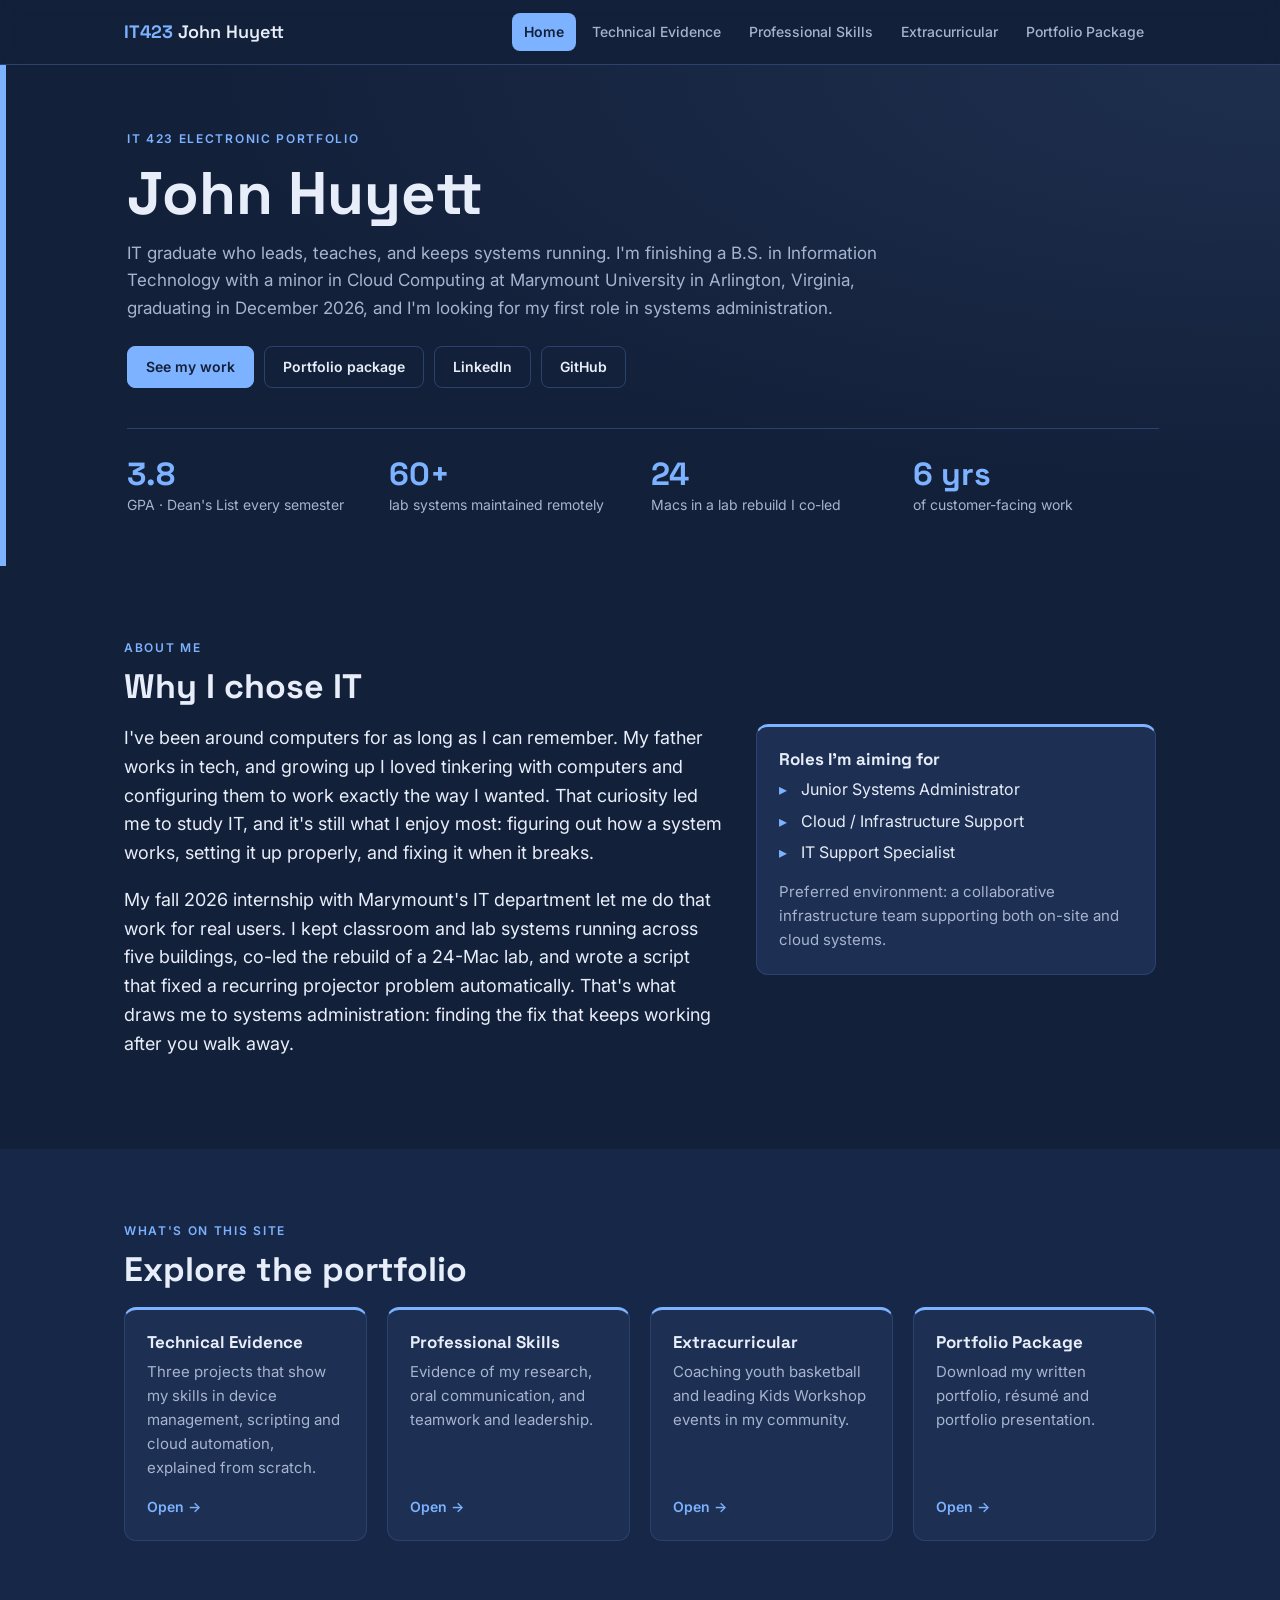
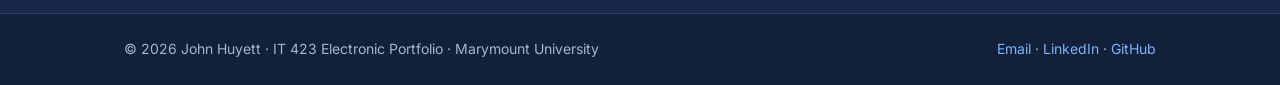
<file: index.html>
<!DOCTYPE html>
<html lang="en">
<head>
  <meta charset="UTF-8">
  <meta name="viewport" content="width=device-width, initial-scale=1.0">
  <title>Home · IT423 John Huyett</title>
  <meta name="description" content="IT 423 electronic portfolio of John Huyett, Marymount University B.S. Information Technology (Cloud Computing minor), December 2026, seeking entry-level systems administration roles.">
  <link rel="preconnect" href="https://fonts.googleapis.com">
  <link rel="preconnect" href="https://fonts.gstatic.com" crossorigin>
  <link href="https://fonts.googleapis.com/css2?family=Space+Grotesk:wght@500;600;700&family=Inter:wght@400;500;600&display=swap" rel="stylesheet">
  <link rel="stylesheet" href="styles.css">
</head>
<body>

<header class="topbar">
  <div class="wrap topbar-inner">
    <a href="index.html" class="brand">IT423 <span>John Huyett</span></a>
    <nav class="tabs" aria-label="Portfolio sections">
      <a href="index.html" class="active" aria-current="page">Home</a>
      <a href="technical.html">Technical Evidence</a>
      <a href="professional.html">Professional Skills</a>
      <a href="extracurricular.html">Extracurricular</a>
      <a href="package.html">Portfolio Package</a>
    </nav>
  </div>
</header>

<section class="hero">
  <div class="wrap">
    <p class="eyebrow">IT 423 Electronic Portfolio</p>
    <h1>John Huyett</h1>
    <p class="hero-sub">IT graduate who leads, teaches, and keeps systems running. I'm finishing a B.S. in Information Technology with a minor in Cloud Computing at Marymount University in Arlington, Virginia, graduating in December 2026, and I'm looking for my first role in systems administration.</p>
    <div class="hero-links">
      <a class="btn" href="technical.html">See my work</a>
      <a class="btn btn-ghost" href="package.html">Portfolio package</a>
      <a class="btn btn-ghost" href="https://www.linkedin.com/in/johnehuyett/" target="_blank" rel="noopener">LinkedIn</a>
      <a class="btn btn-ghost" href="https://github.com/jeh-stud-acc" target="_blank" rel="noopener">GitHub</a>
    </div>
    <div class="stats">
      <div><strong>3.8</strong><span>GPA · Dean's List every semester</span></div>
      <div><strong>60+</strong><span>lab systems maintained remotely</span></div>
      <div><strong>24</strong><span>Macs in a lab rebuild I co-led</span></div>
      <div><strong>6 yrs</strong><span>of customer-facing work</span></div>
    </div>
  </div>
</section>

<main>
  <section class="project">
    <div class="wrap">
      <p class="eyebrow">About me</p>
      <h2>Why I chose IT</h2>
      <div class="two-col">
        <div>
          <p class="summary">I've been around computers for as long as I can remember. My father works in tech, and growing up I loved tinkering with computers and configuring them to work exactly the way I wanted. That curiosity led me to study IT, and it's still what I enjoy most: figuring out how a system works, setting it up properly, and fixing it when it breaks.</p>
          <p class="summary">My fall 2026 internship with Marymount's IT department let me do that work for real users. I kept classroom and lab systems running across five buildings, co-led the rebuild of a 24-Mac lab, and wrote a script that fixed a recurring projector problem automatically. That's what draws me to systems administration: finding the fix that keeps working after you walk away.</p>
        </div>
        <div class="block">
          <h3>Roles I'm aiming for</h3>
          <ul class="ticks">
            <li>Junior Systems Administrator</li>
            <li>Cloud / Infrastructure Support</li>
            <li>IT Support Specialist</li>
          </ul>
          <p>Preferred environment: a collaborative infrastructure team supporting both on-site and cloud systems.</p>
        </div>
      </div>
    </div>
  </section>

  <section class="project alt">
    <div class="wrap">
      <p class="eyebrow">What's on this site</p>
      <h2>Explore the portfolio</h2>
      <div class="cards">
        <a class="block card-link" href="technical.html"><h3>Technical Evidence</h3><p>Three projects that show my skills in device management, scripting and cloud automation, explained from scratch.</p><span class="more">Open →</span></a>
        <a class="block card-link" href="professional.html"><h3>Professional Skills</h3><p>Evidence of my research, oral communication, and teamwork and leadership.</p><span class="more">Open →</span></a>
        <a class="block card-link" href="extracurricular.html"><h3>Extracurricular</h3><p>Coaching youth basketball and leading Kids Workshop events in my community.</p><span class="more">Open →</span></a>
        <a class="block card-link" href="package.html"><h3>Portfolio Package</h3><p>Download my written portfolio, résumé and portfolio presentation.</p><span class="more">Open →</span></a>
      </div>
    </div>
  </section>
</main>

<footer>
  <div class="wrap footer-inner">
    <span>© 2026 John Huyett · IT 423 Electronic Portfolio · Marymount University</span>
    <span><a href="mailto:jeh97937@marymount.edu">Email</a> · <a href="https://www.linkedin.com/in/johnehuyett/" target="_blank" rel="noopener">LinkedIn</a> · <a href="https://github.com/jeh-stud-acc" target="_blank" rel="noopener">GitHub</a></span>
  </div>
</footer>

</body>
</html>
</file>
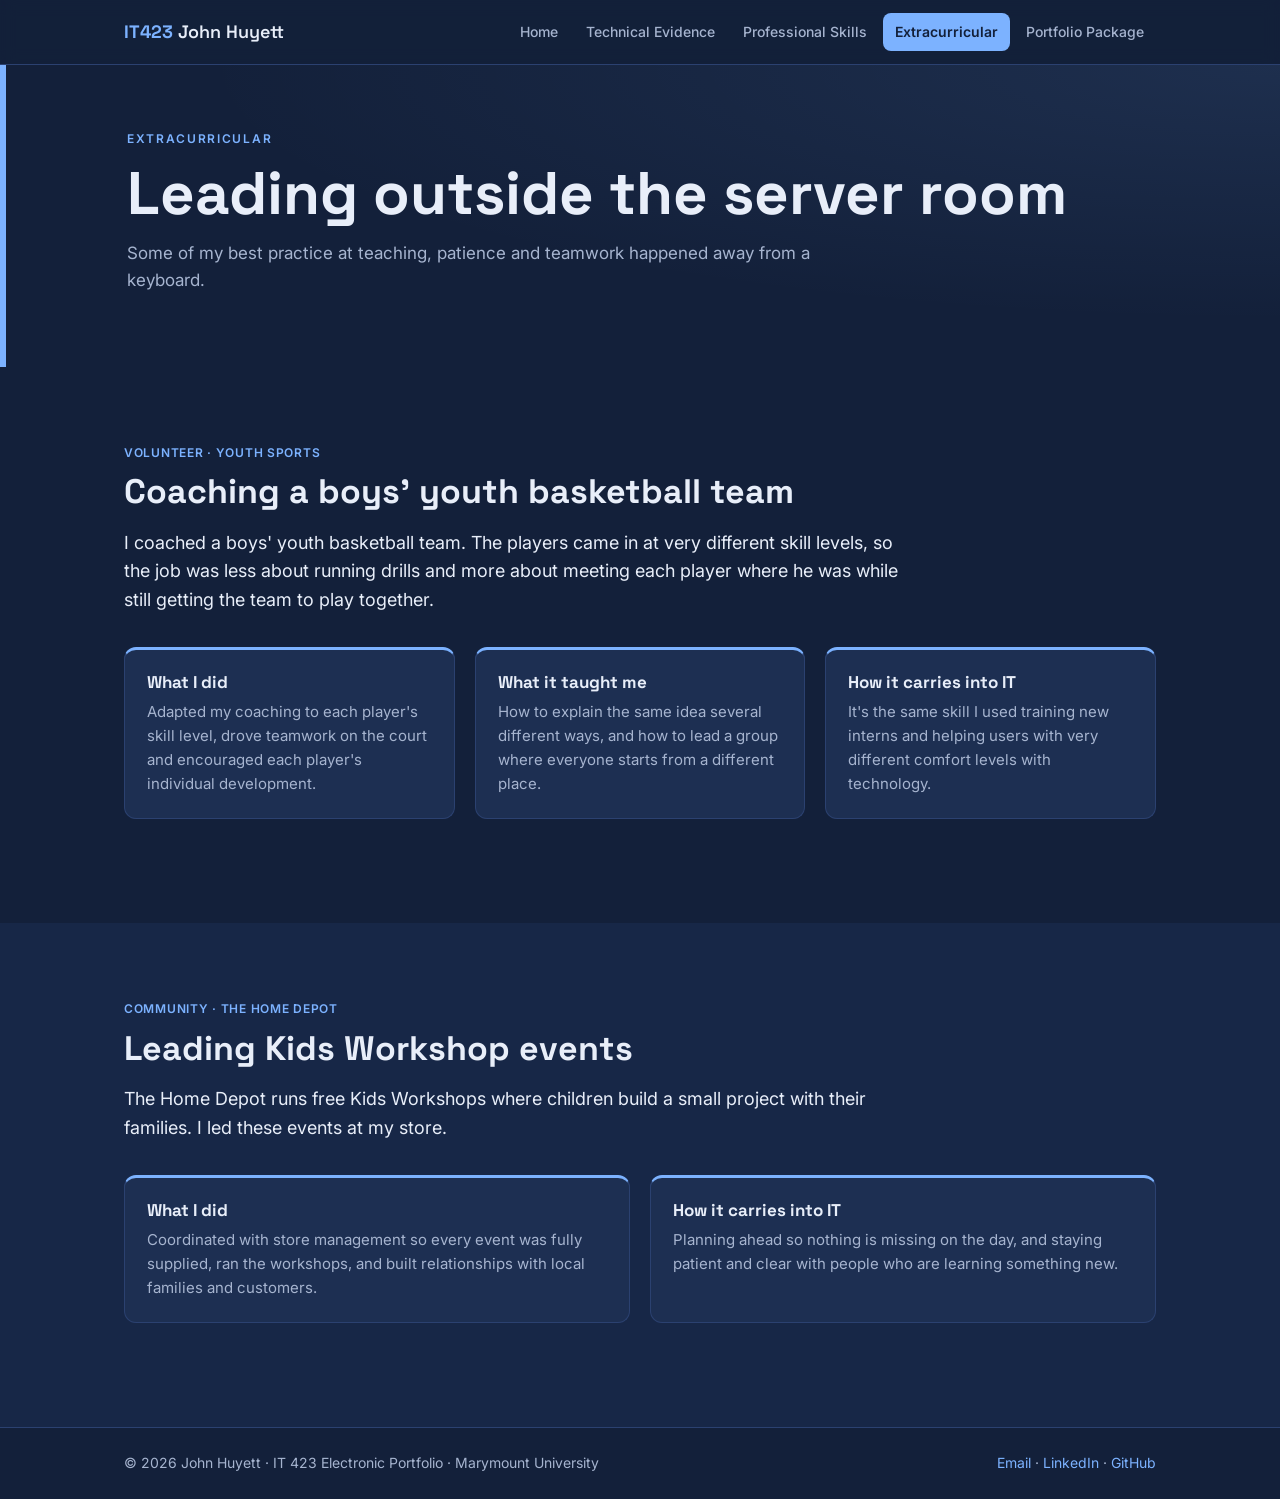
<file: extracurricular.html>
<!DOCTYPE html>
<html lang="en">
<head>
  <meta charset="UTF-8">
  <meta name="viewport" content="width=device-width, initial-scale=1.0">
  <title>Extracurricular · IT423 John Huyett</title>
  <meta name="description" content="John Huyett's extracurricular activities: coaching a boys' youth basketball team and leading Kids Workshop events.">
  <link rel="preconnect" href="https://fonts.googleapis.com">
  <link rel="preconnect" href="https://fonts.gstatic.com" crossorigin>
  <link href="https://fonts.googleapis.com/css2?family=Space+Grotesk:wght@500;600;700&family=Inter:wght@400;500;600&display=swap" rel="stylesheet">
  <link rel="stylesheet" href="styles.css">
</head>
<body>

<header class="topbar">
  <div class="wrap topbar-inner">
    <a href="index.html" class="brand">IT423 <span>John Huyett</span></a>
    <nav class="tabs" aria-label="Portfolio sections">
      <a href="index.html">Home</a>
      <a href="technical.html">Technical Evidence</a>
      <a href="professional.html">Professional Skills</a>
      <a href="extracurricular.html" class="active" aria-current="page">Extracurricular</a>
      <a href="package.html">Portfolio Package</a>
    </nav>
  </div>
</header>

<section class="hero">
  <div class="wrap">
    <p class="eyebrow">Extracurricular</p>
    <h1>Leading outside the server room</h1>
    <p class="hero-sub">Some of my best practice at teaching, patience and teamwork happened away from a keyboard.</p>
  </div>
</section>

<main>
  <section id="coaching" class="project">
    <div class="wrap">
      <span class="tag">Volunteer · Youth sports</span>
      <h2>Coaching a boys' youth basketball team</h2>
      <p class="summary">I coached a boys' youth basketball team. The players came in at very different skill levels, so the job was less about running drills and more about meeting each player where he was while still getting the team to play together.</p>
      <div class="blocks three">
        <div class="block">
          <h3>What I did</h3>
          <p>Adapted my coaching to each player's skill level, drove teamwork on the court and encouraged each player's individual development.</p>
        </div>
        <div class="block">
          <h3>What it taught me</h3>
          <p>How to explain the same idea several different ways, and how to lead a group where everyone starts from a different place.</p>
        </div>
        <div class="block">
          <h3>How it carries into IT</h3>
          <p>It's the same skill I used training new interns and helping users with very different comfort levels with technology.</p>
        </div>
      </div>
    </div>
  </section>

  <section id="kids-workshop" class="project alt">
    <div class="wrap">
      <span class="tag">Community · The Home Depot</span>
      <h2>Leading Kids Workshop events</h2>
      <p class="summary">The Home Depot runs free Kids Workshops where children build a small project with their families. I led these events at my store.</p>
      <div class="blocks">
        <div class="block">
          <h3>What I did</h3>
          <p>Coordinated with store management so every event was fully supplied, ran the workshops, and built relationships with local families and customers.</p>
        </div>
        <div class="block">
          <h3>How it carries into IT</h3>
          <p>Planning ahead so nothing is missing on the day, and staying patient and clear with people who are learning something new.</p>
        </div>
      </div>
    </div>
  </section>
</main>

<footer>
  <div class="wrap footer-inner">
    <span>© 2026 John Huyett · IT 423 Electronic Portfolio · Marymount University</span>
    <span><a href="mailto:jeh97937@marymount.edu">Email</a> · <a href="https://www.linkedin.com/in/johnehuyett/" target="_blank" rel="noopener">LinkedIn</a> · <a href="https://github.com/jeh-stud-acc" target="_blank" rel="noopener">GitHub</a></span>
  </div>
</footer>

</body>
</html>
</file>
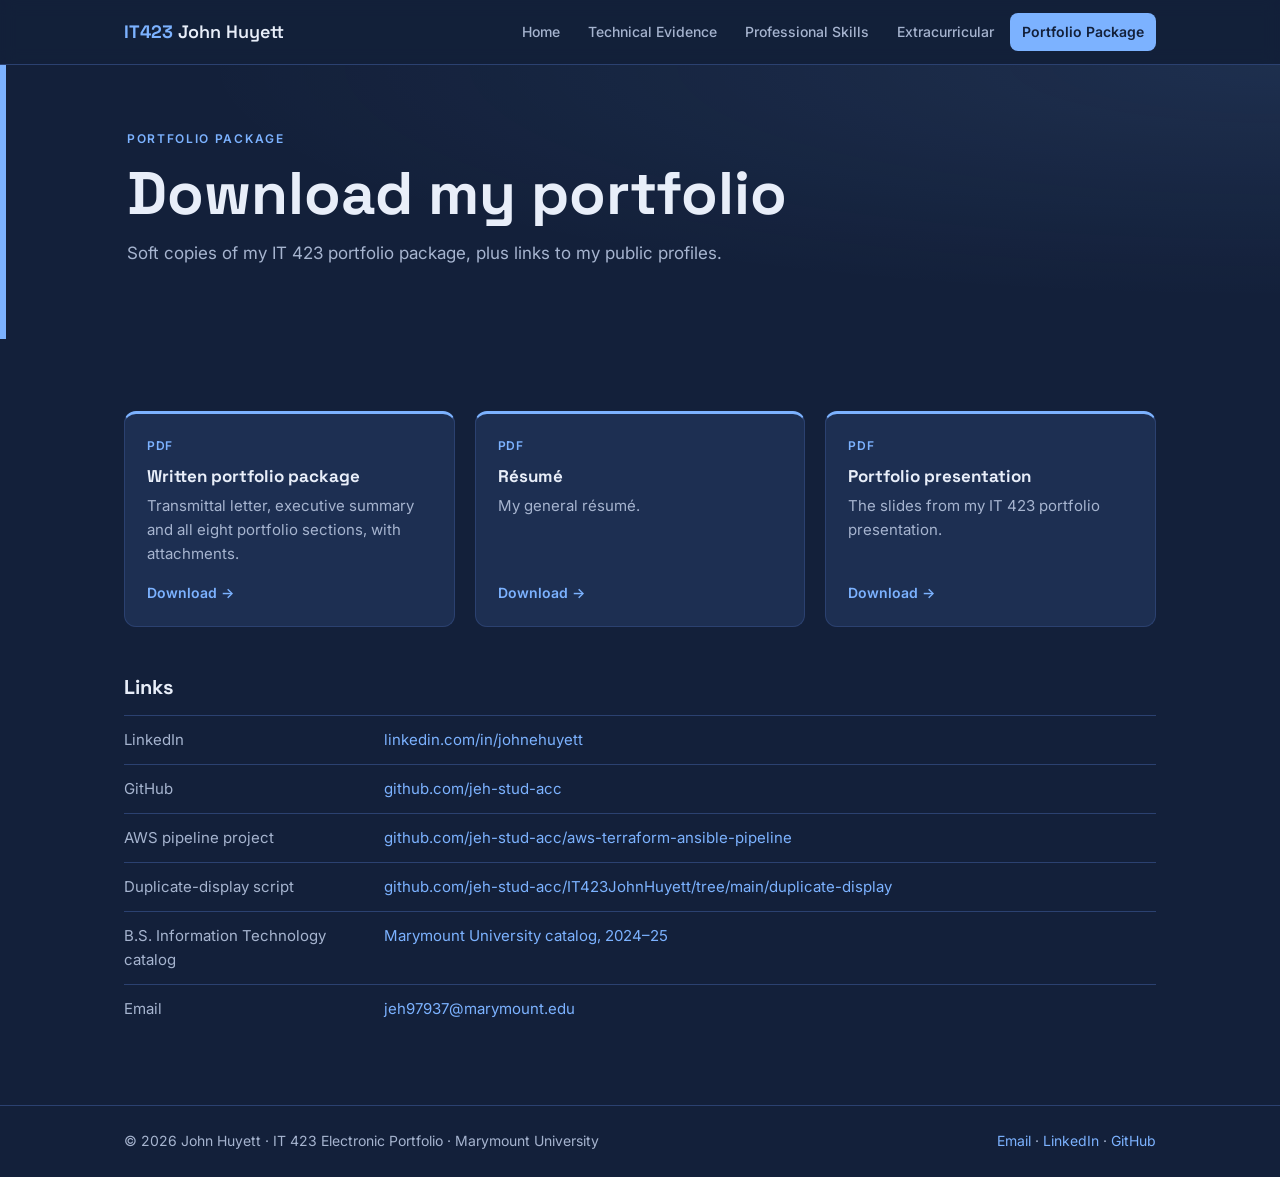
<file: package.html>
<!DOCTYPE html>
<html lang="en">
<head>
  <meta charset="UTF-8">
  <meta name="viewport" content="width=device-width, initial-scale=1.0">
  <title>Portfolio Package · IT423 John Huyett</title>
  <meta name="description" content="Download John Huyett's IT 423 written portfolio package, résumé and portfolio presentation.">
  <link rel="preconnect" href="https://fonts.googleapis.com">
  <link rel="preconnect" href="https://fonts.gstatic.com" crossorigin>
  <link href="https://fonts.googleapis.com/css2?family=Space+Grotesk:wght@500;600;700&family=Inter:wght@400;500;600&display=swap" rel="stylesheet">
  <link rel="stylesheet" href="styles.css">
</head>
<body>

<header class="topbar">
  <div class="wrap topbar-inner">
    <a href="index.html" class="brand">IT423 <span>John Huyett</span></a>
    <nav class="tabs" aria-label="Portfolio sections">
      <a href="index.html">Home</a>
      <a href="technical.html">Technical Evidence</a>
      <a href="professional.html">Professional Skills</a>
      <a href="extracurricular.html">Extracurricular</a>
      <a href="package.html" class="active" aria-current="page">Portfolio Package</a>
    </nav>
  </div>
</header>

<section class="hero">
  <div class="wrap">
    <p class="eyebrow">Portfolio Package</p>
    <h1>Download my portfolio</h1>
    <p class="hero-sub">Soft copies of my IT 423 portfolio package, plus links to my public profiles.</p>
  </div>
</section>

<main>
  <section class="project">
    <div class="wrap">
      <div class="cards three-up">
        <a class="block card-link" href="documents/John-Huyett-Written-Portfolio.pdf" target="_blank" rel="noopener"><span class="tag">PDF</span><h3>Written portfolio package</h3><p>Transmittal letter, executive summary and all eight portfolio sections, with attachments.</p><span class="more">Download →</span></a>
        <a class="block card-link" href="documents/John-Huyett-Resume.pdf" target="_blank" rel="noopener"><span class="tag">PDF</span><h3>Résumé</h3><p>My general résumé.</p><span class="more">Download →</span></a>
        <a class="block card-link" href="documents/IT423-portfolio-presentation.pdf" target="_blank" rel="noopener"><span class="tag">PDF</span><h3>Portfolio presentation</h3><p>The slides from my IT 423 portfolio presentation.</p><span class="more">Download →</span></a>
      </div>

      <h3 class="steps-title" style="margin-top:48px">Links</h3>
      <table class="links">
        <tbody>
          <tr><td>LinkedIn</td><td><a href="https://www.linkedin.com/in/johnehuyett/" target="_blank" rel="noopener">linkedin.com/in/johnehuyett</a></td></tr>
          <tr><td>GitHub</td><td><a href="https://github.com/jeh-stud-acc" target="_blank" rel="noopener">github.com/jeh-stud-acc</a></td></tr>
          <tr><td>AWS pipeline project</td><td><a href="https://github.com/jeh-stud-acc/aws-terraform-ansible-pipeline" target="_blank" rel="noopener">github.com/jeh-stud-acc/aws-terraform-ansible-pipeline</a></td></tr>
          <tr><td>Duplicate-display script</td><td><a href="https://github.com/jeh-stud-acc/IT423JohnHuyett/tree/main/duplicate-display" target="_blank" rel="noopener">github.com/jeh-stud-acc/IT423JohnHuyett/tree/main/duplicate-display</a></td></tr>
          <tr><td>B.S. Information Technology catalog</td><td><a href="https://marymount.smartcatalogiq.com/en/2024-2025/catalog/marymount-university-catalog-2024-25/college-of-business-innovation-leadership-and-technology/school-of-technology-and-innovation/undergraduate-degrees/information-technology-bs" target="_blank" rel="noopener">Marymount University catalog, 2024–25</a></td></tr>
          <tr><td>Email</td><td><a href="mailto:jeh97937@marymount.edu">jeh97937@marymount.edu</a></td></tr>
        </tbody>
      </table>
    </div>
  </section>
</main>

<footer>
  <div class="wrap footer-inner">
    <span>© 2026 John Huyett · IT 423 Electronic Portfolio · Marymount University</span>
    <span><a href="mailto:jeh97937@marymount.edu">Email</a> · <a href="https://www.linkedin.com/in/johnehuyett/" target="_blank" rel="noopener">LinkedIn</a> · <a href="https://github.com/jeh-stud-acc" target="_blank" rel="noopener">GitHub</a></span>
  </div>
</footer>

</body>
</html>
</file>
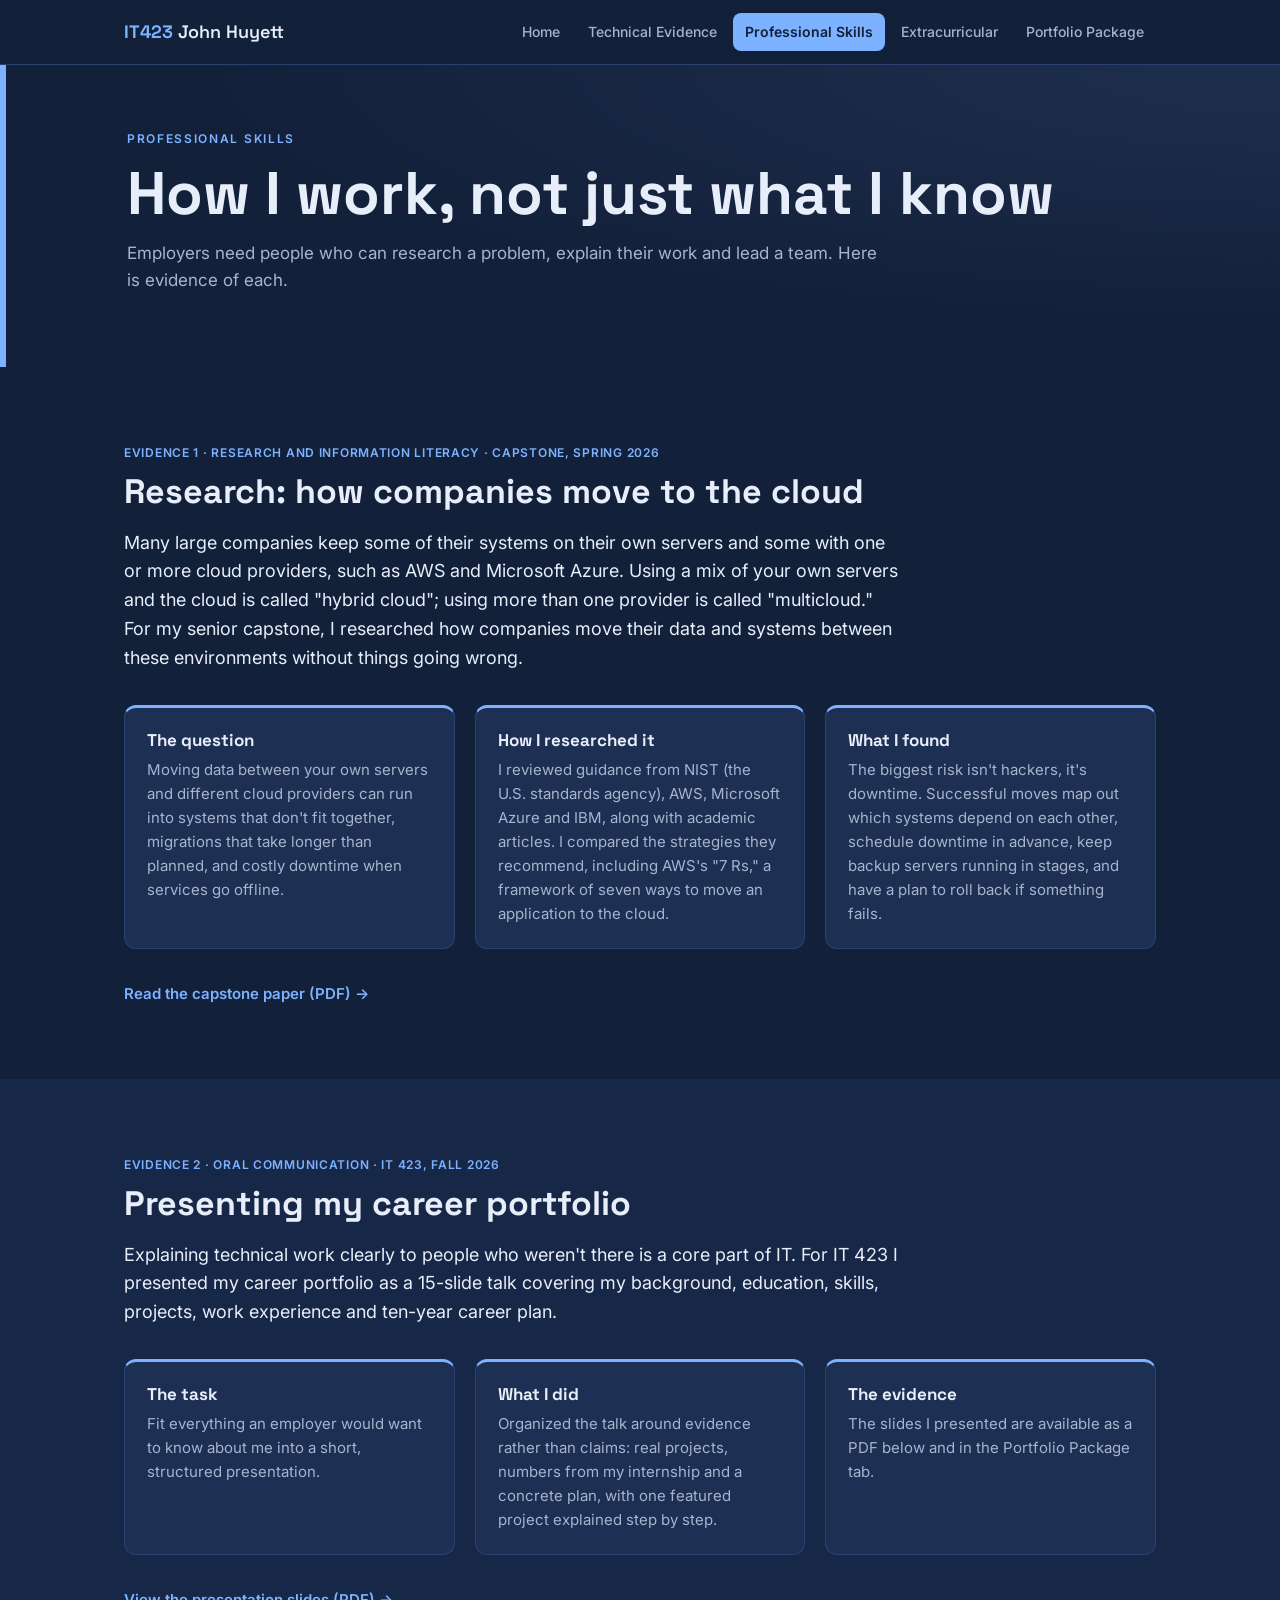
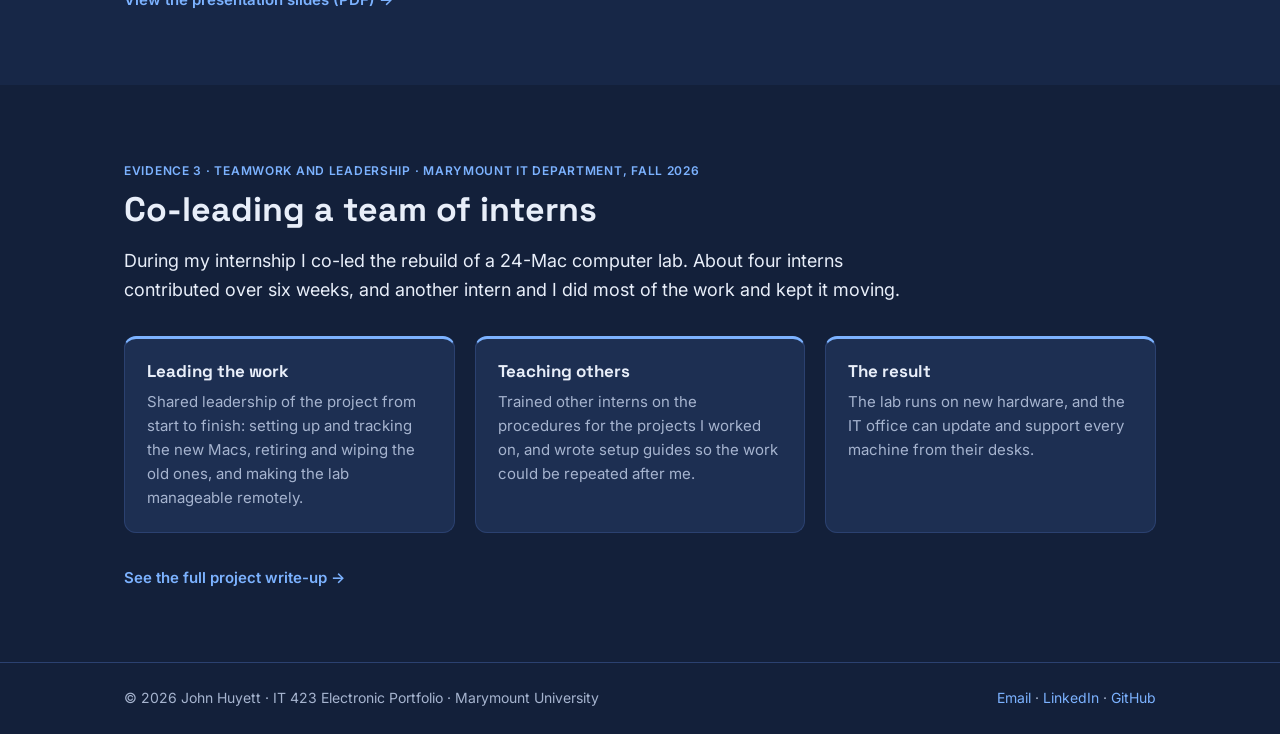
<file: professional.html>
<!DOCTYPE html>
<html lang="en">
<head>
  <meta charset="UTF-8">
  <meta name="viewport" content="width=device-width, initial-scale=1.0">
  <title>Professional Skills · IT423 John Huyett</title>
  <meta name="description" content="Professional skills evidence from John Huyett: capstone research, an IT 423 portfolio presentation, and co-leading an intern team.">
  <link rel="preconnect" href="https://fonts.googleapis.com">
  <link rel="preconnect" href="https://fonts.gstatic.com" crossorigin>
  <link href="https://fonts.googleapis.com/css2?family=Space+Grotesk:wght@500;600;700&family=Inter:wght@400;500;600&display=swap" rel="stylesheet">
  <link rel="stylesheet" href="styles.css">
</head>
<body>

<header class="topbar">
  <div class="wrap topbar-inner">
    <a href="index.html" class="brand">IT423 <span>John Huyett</span></a>
    <nav class="tabs" aria-label="Portfolio sections">
      <a href="index.html">Home</a>
      <a href="technical.html">Technical Evidence</a>
      <a href="professional.html" class="active" aria-current="page">Professional Skills</a>
      <a href="extracurricular.html">Extracurricular</a>
      <a href="package.html">Portfolio Package</a>
    </nav>
  </div>
</header>

<section class="hero">
  <div class="wrap">
    <p class="eyebrow">Professional Skills</p>
    <h1>How I work, not just what I know</h1>
    <p class="hero-sub">Employers need people who can research a problem, explain their work and lead a team. Here is evidence of each.</p>
  </div>
</section>

<main>
  <section id="capstone" class="project">
    <div class="wrap">
      <span class="tag">Evidence 1 · Research and information literacy · Capstone, Spring 2026</span>
      <h2>Research: how companies move to the cloud</h2>
      <p class="summary">Many large companies keep some of their systems on their own servers and some with one or more cloud providers, such as AWS and Microsoft Azure. Using a mix of your own servers and the cloud is called "hybrid cloud"; using more than one provider is called "multicloud." For my senior capstone, I researched how companies move their data and systems between these environments without things going wrong.</p>

      <div class="blocks three">
        <div class="block">
          <h3>The question</h3>
          <p>Moving data between your own servers and different cloud providers can run into systems that don't fit together, migrations that take longer than planned, and costly downtime when services go offline.</p>
        </div>
        <div class="block">
          <h3>How I researched it</h3>
          <p>I reviewed guidance from NIST (the U.S. standards agency), AWS, Microsoft Azure and IBM, along with academic articles. I compared the strategies they recommend, including AWS's "7 Rs," a framework of seven ways to move an application to the cloud.</p>
        </div>
        <div class="block">
          <h3>What I found</h3>
          <p>The biggest risk isn't hackers, it's downtime. Successful moves map out which systems depend on each other, schedule downtime in advance, keep backup servers running in stages, and have a plan to roll back if something fails.</p>
        </div>
      </div>
      <a class="link" href="documents/capstone-paper.pdf" target="_blank" rel="noopener">Read the capstone paper (PDF) →</a>
    </div>
  </section>

  <section id="oral" class="project alt">
    <div class="wrap">
      <span class="tag">Evidence 2 · Oral communication · IT 423, Fall 2026</span>
      <h2>Presenting my career portfolio</h2>
      <p class="summary">Explaining technical work clearly to people who weren't there is a core part of IT. For IT 423 I presented my career portfolio as a 15-slide talk covering my background, education, skills, projects, work experience and ten-year career plan.</p>
      <div class="blocks three">
        <div class="block">
          <h3>The task</h3>
          <p>Fit everything an employer would want to know about me into a short, structured presentation.</p>
        </div>
        <div class="block">
          <h3>What I did</h3>
          <p>Organized the talk around evidence rather than claims: real projects, numbers from my internship and a concrete plan, with one featured project explained step by step.</p>
        </div>
        <div class="block">
          <h3>The evidence</h3>
          <p>The slides I presented are available as a PDF below and in the Portfolio Package tab.</p>
        </div>
      </div>
      <a class="link" href="documents/IT423-portfolio-presentation.pdf" target="_blank" rel="noopener">View the presentation slides (PDF) →</a>
    </div>
  </section>

  <section id="teamwork" class="project">
    <div class="wrap">
      <span class="tag">Evidence 3 · Teamwork and leadership · Marymount IT department, Fall 2026</span>
      <h2>Co-leading a team of interns</h2>
      <p class="summary">During my internship I co-led the rebuild of a 24-Mac computer lab. About four interns contributed over six weeks, and another intern and I did most of the work and kept it moving.</p>
      <div class="blocks three">
        <div class="block">
          <h3>Leading the work</h3>
          <p>Shared leadership of the project from start to finish: setting up and tracking the new Macs, retiring and wiping the old ones, and making the lab manageable remotely.</p>
        </div>
        <div class="block">
          <h3>Teaching others</h3>
          <p>Trained other interns on the procedures for the projects I worked on, and wrote setup guides so the work could be repeated after me.</p>
        </div>
        <div class="block">
          <h3>The result</h3>
          <p>The lab runs on new hardware, and the IT office can update and support every machine from their desks.</p>
        </div>
      </div>
      <a class="link" href="technical.html#mac-lab">See the full project write-up →</a>
    </div>
  </section>
</main>

<footer>
  <div class="wrap footer-inner">
    <span>© 2026 John Huyett · IT 423 Electronic Portfolio · Marymount University</span>
    <span><a href="mailto:jeh97937@marymount.edu">Email</a> · <a href="https://www.linkedin.com/in/johnehuyett/" target="_blank" rel="noopener">LinkedIn</a> · <a href="https://github.com/jeh-stud-acc" target="_blank" rel="noopener">GitHub</a></span>
  </div>
</footer>

</body>
</html>
</file>
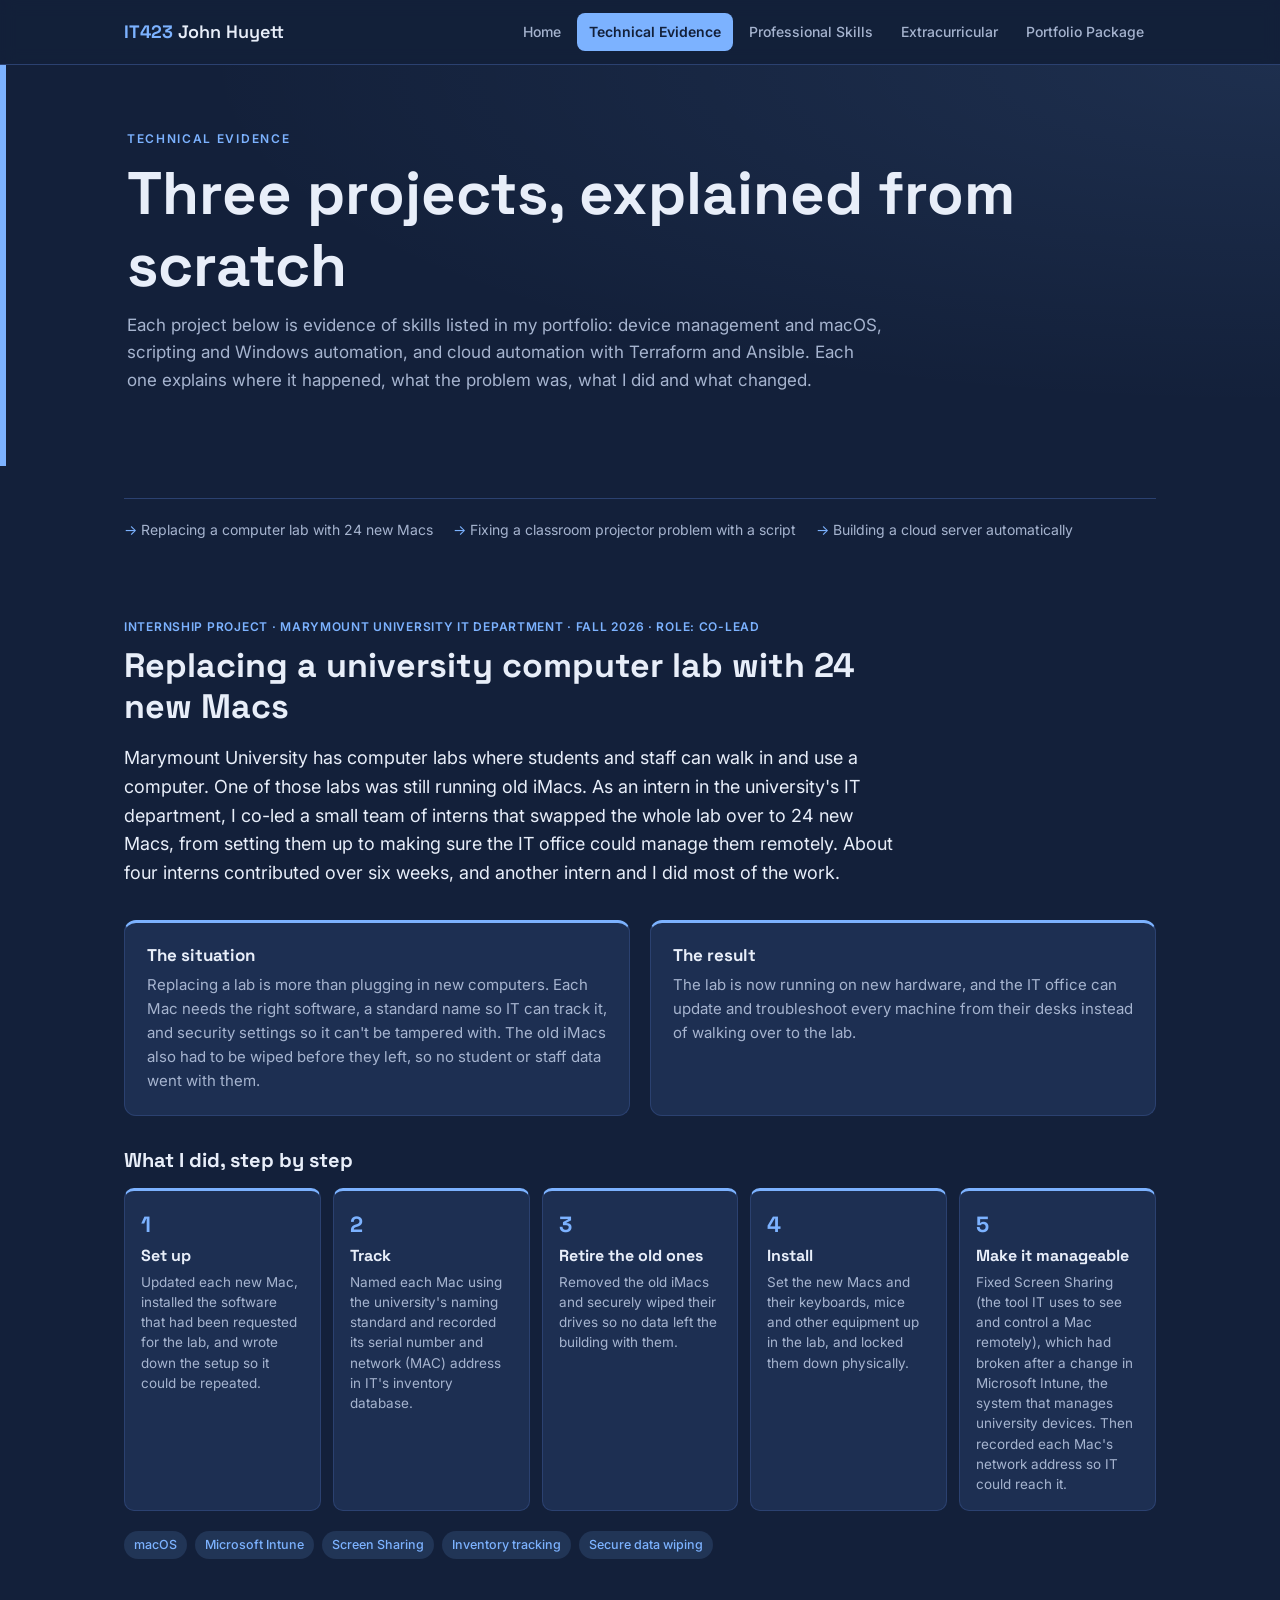
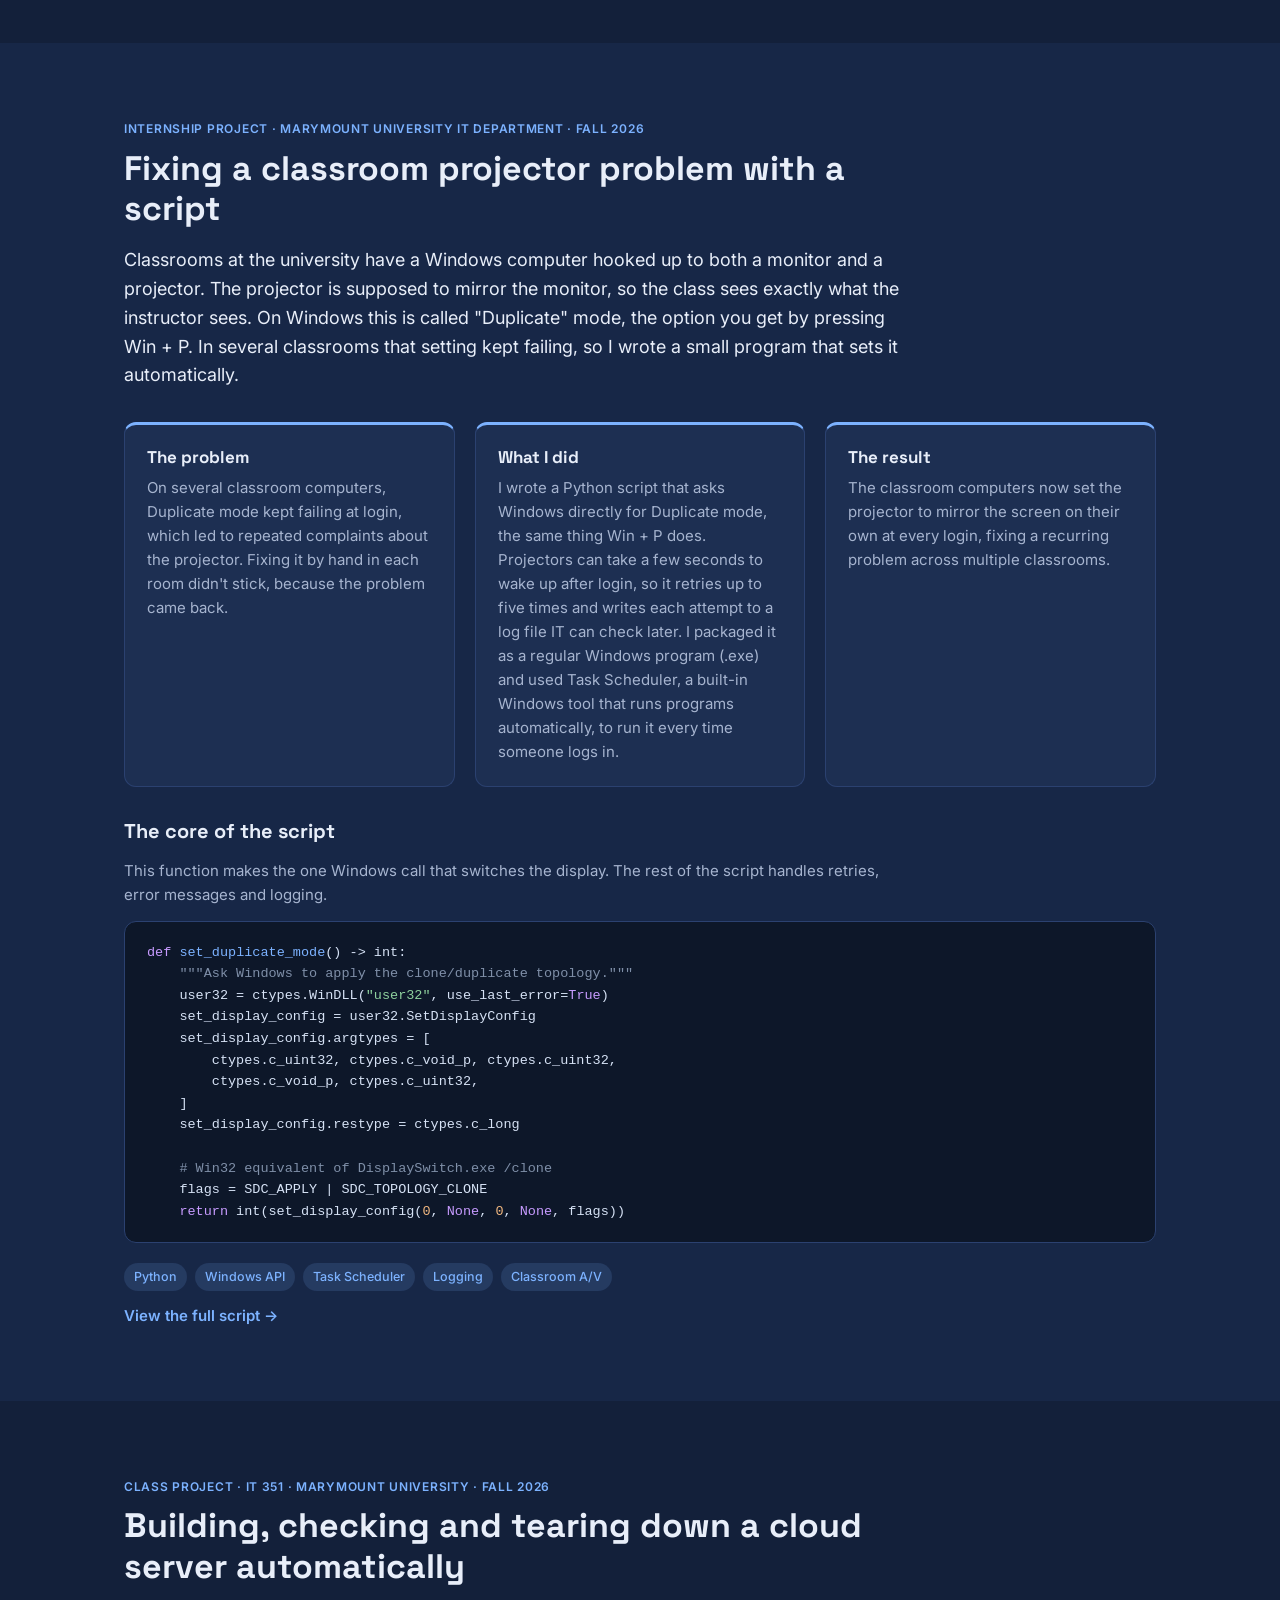
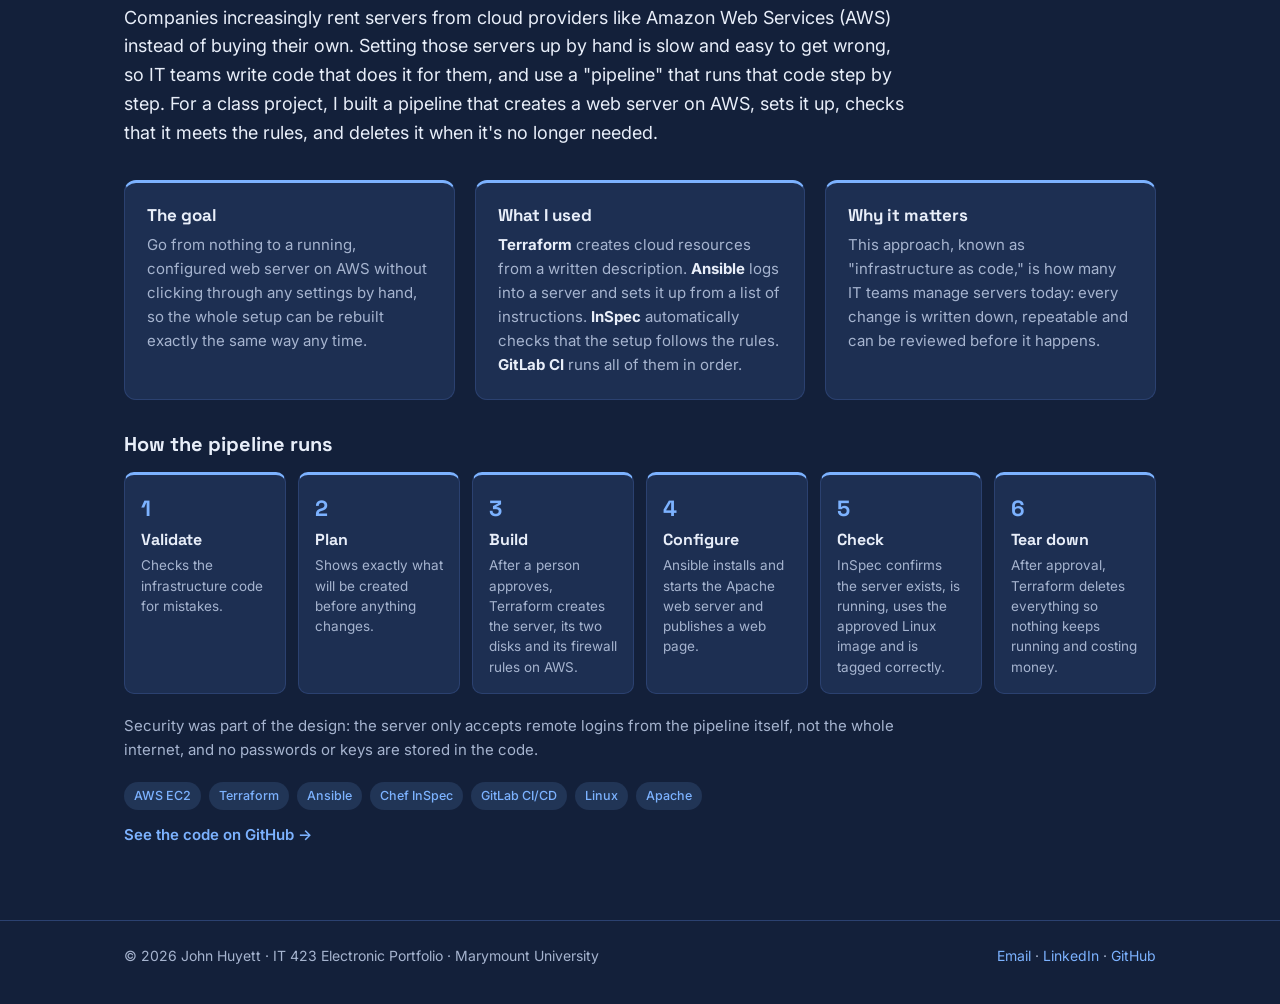
<file: technical.html>
<!DOCTYPE html>
<html lang="en">
<head>
  <meta charset="UTF-8">
  <meta name="viewport" content="width=device-width, initial-scale=1.0">
  <title>Technical Evidence · IT423 John Huyett</title>
  <meta name="description" content="Technical evidence from John Huyett: a 24-Mac lab rebuild, a Python duplicate-display script, and an automated AWS pipeline with Terraform, Ansible and InSpec.">
  <link rel="preconnect" href="https://fonts.googleapis.com">
  <link rel="preconnect" href="https://fonts.gstatic.com" crossorigin>
  <link href="https://fonts.googleapis.com/css2?family=Space+Grotesk:wght@500;600;700&family=Inter:wght@400;500;600&display=swap" rel="stylesheet">
  <link rel="stylesheet" href="styles.css">
</head>
<body>

<header class="topbar">
  <div class="wrap topbar-inner">
    <a href="index.html" class="brand">IT423 <span>John Huyett</span></a>
    <nav class="tabs" aria-label="Portfolio sections">
      <a href="index.html">Home</a>
      <a href="technical.html" class="active" aria-current="page">Technical Evidence</a>
      <a href="professional.html">Professional Skills</a>
      <a href="extracurricular.html">Extracurricular</a>
      <a href="package.html">Portfolio Package</a>
    </nav>
  </div>
</header>

<section class="hero">
  <div class="wrap">
    <p class="eyebrow">Technical Evidence</p>
    <h1>Three projects, explained from scratch</h1>
    <p class="hero-sub">Each project below is evidence of skills listed in my portfolio: device management and macOS, scripting and Windows automation, and cloud automation with Terraform and Ansible. Each one explains where it happened, what the problem was, what I did and what changed.</p>
  </div>
</section>

<main>
  <div class="wrap">
    <nav class="jump" aria-label="Projects on this page">
      <a href="#mac-lab">Replacing a computer lab with 24 new Macs</a>
      <a href="#display-fix">Fixing a classroom projector problem with a script</a>
      <a href="#aws">Building a cloud server automatically</a>
    </nav>
  </div>

  <section id="mac-lab" class="project">
    <div class="wrap">
      <span class="tag">Internship project · Marymount University IT department · Fall 2026 · Role: co-lead</span>
      <h2>Replacing a university computer lab with 24 new Macs</h2>
      <p class="summary">Marymount University has computer labs where students and staff can walk in and use a computer. One of those labs was still running old iMacs. As an intern in the university's IT department, I co-led a small team of interns that swapped the whole lab over to 24 new Macs, from setting them up to making sure the IT office could manage them remotely. About four interns contributed over six weeks, and another intern and I did most of the work.</p>

      <div class="blocks">
        <div class="block">
          <h3>The situation</h3>
          <p>Replacing a lab is more than plugging in new computers. Each Mac needs the right software, a standard name so IT can track it, and security settings so it can't be tampered with. The old iMacs also had to be wiped before they left, so no student or staff data went with them.</p>
        </div>
        <div class="block">
          <h3>The result</h3>
          <p>The lab is now running on new hardware, and the IT office can update and troubleshoot every machine from their desks instead of walking over to the lab.</p>
        </div>
      </div>

      <h3 class="steps-title">What I did, step by step</h3>
      <ol class="steps">
        <li><span>1</span><h4>Set up</h4><p>Updated each new Mac, installed the software that had been requested for the lab, and wrote down the setup so it could be repeated.</p></li>
        <li><span>2</span><h4>Track</h4><p>Named each Mac using the university's naming standard and recorded its serial number and network (MAC) address in IT's inventory database.</p></li>
        <li><span>3</span><h4>Retire the old ones</h4><p>Removed the old iMacs and securely wiped their drives so no data left the building with them.</p></li>
        <li><span>4</span><h4>Install</h4><p>Set the new Macs and their keyboards, mice and other equipment up in the lab, and locked them down physically.</p></li>
        <li><span>5</span><h4>Make it manageable</h4><p>Fixed Screen Sharing (the tool IT uses to see and control a Mac remotely), which had broken after a change in Microsoft Intune, the system that manages university devices. Then recorded each Mac's network address so IT could reach it.</p></li>
      </ol>

      <p class="chips"><span>macOS</span><span>Microsoft Intune</span><span>Screen Sharing</span><span>Inventory tracking</span><span>Secure data wiping</span></p>
      <!-- TODO: when the Mac lab write-up is published, add: <a class="link" href="URL">Read the full write-up →</a> -->
    </div>
  </section>

  <section id="display-fix" class="project alt">
    <div class="wrap">
      <span class="tag">Internship project · Marymount University IT department · Fall 2026</span>
      <h2>Fixing a classroom projector problem with a script</h2>
      <p class="summary">Classrooms at the university have a Windows computer hooked up to both a monitor and a projector. The projector is supposed to mirror the monitor, so the class sees exactly what the instructor sees. On Windows this is called "Duplicate" mode, the option you get by pressing Win + P. In several classrooms that setting kept failing, so I wrote a small program that sets it automatically.</p>

      <div class="blocks three">
        <div class="block">
          <h3>The problem</h3>
          <p>On several classroom computers, Duplicate mode kept failing at login, which led to repeated complaints about the projector. Fixing it by hand in each room didn't stick, because the problem came back.</p>
        </div>
        <div class="block">
          <h3>What I did</h3>
          <p>I wrote a Python script that asks Windows directly for Duplicate mode, the same thing Win + P does. Projectors can take a few seconds to wake up after login, so it retries up to five times and writes each attempt to a log file IT can check later. I packaged it as a regular Windows program (.exe) and used Task Scheduler, a built-in Windows tool that runs programs automatically, to run it every time someone logs in.</p>
        </div>
        <div class="block">
          <h3>The result</h3>
          <p>The classroom computers now set the projector to mirror the screen on their own at every login, fixing a recurring problem across multiple classrooms.</p>
        </div>
      </div>

      <h3 class="steps-title">The core of the script</h3>
      <p class="code-note">This function makes the one Windows call that switches the display. The rest of the script handles retries, error messages and logging.</p>
<pre class="code"><code><span class="kw">def</span> <span class="fn">set_duplicate_mode</span>() -&gt; int:
    <span class="cm">"""Ask Windows to apply the clone/duplicate topology."""</span>
    user32 = ctypes.WinDLL(<span class="st">"user32"</span>, use_last_error=<span class="kw">True</span>)
    set_display_config = user32.SetDisplayConfig
    set_display_config.argtypes = [
        ctypes.c_uint32, ctypes.c_void_p, ctypes.c_uint32,
        ctypes.c_void_p, ctypes.c_uint32,
    ]
    set_display_config.restype = ctypes.c_long

    <span class="cm"># Win32 equivalent of DisplaySwitch.exe /clone</span>
    flags = SDC_APPLY | SDC_TOPOLOGY_CLONE
    <span class="kw">return</span> int(set_display_config(<span class="nu">0</span>, <span class="kw">None</span>, <span class="nu">0</span>, <span class="kw">None</span>, flags))</code></pre>

      <p class="chips"><span>Python</span><span>Windows API</span><span>Task Scheduler</span><span>Logging</span><span>Classroom A/V</span></p>
      <a class="link" href="https://github.com/jeh-stud-acc/IT423JohnHuyett/blob/main/duplicate-display/set_duplicate_display.py" target="_blank" rel="noopener">View the full script →</a>
    </div>
  </section>

  <section id="aws" class="project">
    <div class="wrap">
      <span class="tag">Class project · IT 351 · Marymount University · Fall 2026</span>
      <h2>Building, checking and tearing down a cloud server automatically</h2>
      <p class="summary">Companies increasingly rent servers from cloud providers like Amazon Web Services (AWS) instead of buying their own. Setting those servers up by hand is slow and easy to get wrong, so IT teams write code that does it for them, and use a "pipeline" that runs that code step by step. For a class project, I built a pipeline that creates a web server on AWS, sets it up, checks that it meets the rules, and deletes it when it's no longer needed.</p>

      <div class="blocks three">
        <div class="block">
          <h3>The goal</h3>
          <p>Go from nothing to a running, configured web server on AWS without clicking through any settings by hand, so the whole setup can be rebuilt exactly the same way any time.</p>
        </div>
        <div class="block">
          <h3>What I used</h3>
          <p><strong>Terraform</strong> creates cloud resources from a written description. <strong>Ansible</strong> logs into a server and sets it up from a list of instructions. <strong>InSpec</strong> automatically checks that the setup follows the rules. <strong>GitLab CI</strong> runs all of them in order.</p>
        </div>
        <div class="block">
          <h3>Why it matters</h3>
          <p>This approach, known as "infrastructure as code," is how many IT teams manage servers today: every change is written down, repeatable and can be reviewed before it happens.</p>
        </div>
      </div>

      <h3 class="steps-title">How the pipeline runs</h3>
      <ol class="steps six">
        <li><span>1</span><h4>Validate</h4><p>Checks the infrastructure code for mistakes.</p></li>
        <li><span>2</span><h4>Plan</h4><p>Shows exactly what will be created before anything changes.</p></li>
        <li><span>3</span><h4>Build</h4><p>After a person approves, Terraform creates the server, its two disks and its firewall rules on AWS.</p></li>
        <li><span>4</span><h4>Configure</h4><p>Ansible installs and starts the Apache web server and publishes a web page.</p></li>
        <li><span>5</span><h4>Check</h4><p>InSpec confirms the server exists, is running, uses the approved Linux image and is tagged correctly.</p></li>
        <li><span>6</span><h4>Tear down</h4><p>After approval, Terraform deletes everything so nothing keeps running and costing money.</p></li>
      </ol>
      <p class="code-note" style="margin-top:20px">Security was part of the design: the server only accepts remote logins from the pipeline itself, not the whole internet, and no passwords or keys are stored in the code.</p>

      <p class="chips"><span>AWS EC2</span><span>Terraform</span><span>Ansible</span><span>Chef InSpec</span><span>GitLab CI/CD</span><span>Linux</span><span>Apache</span></p>
      <a class="link" href="https://github.com/jeh-stud-acc/aws-terraform-ansible-pipeline" target="_blank" rel="noopener">See the code on GitHub →</a>
    </div>
  </section>
</main>

<footer>
  <div class="wrap footer-inner">
    <span>© 2026 John Huyett · IT 423 Electronic Portfolio · Marymount University</span>
    <span><a href="mailto:jeh97937@marymount.edu">Email</a> · <a href="https://www.linkedin.com/in/johnehuyett/" target="_blank" rel="noopener">LinkedIn</a> · <a href="https://github.com/jeh-stud-acc" target="_blank" rel="noopener">GitHub</a></span>
  </div>
</footer>

</body>
</html>
</file>
<file: styles.css>
:root {
  --bg: #13203a;
  --bg-alt: #172747;
  --card: #1d2f52;
  --line: #2b4170;
  --text: #e8eef9;
  --muted: #a6b4cf;
  --accent: #7cb2ff;
  --accent-soft: rgba(124, 178, 255, 0.14);
  --radius: 12px;
  --wrap: 1080px;
}

* { box-sizing: border-box; margin: 0; padding: 0; }
body {
  font-family: "Inter", system-ui, sans-serif;
  background: var(--bg);
  color: var(--text);
  line-height: 1.6;
  font-size: 16px;
}
h1, h2, h3, h4 { font-family: "Space Grotesk", "Inter", sans-serif; line-height: 1.2; }
a { color: var(--accent); text-decoration: none; }
a:hover { text-decoration: underline; }
.wrap { max-width: var(--wrap); margin: 0 auto; padding: 0 24px; }

/* HEADER */
.hero {
  padding: 80px 0 56px;
  border-left: 6px solid var(--accent);
  background: radial-gradient(ellipse at top right, rgba(124,178,255,0.10), transparent 60%), var(--bg);
}
.eyebrow {
  text-transform: uppercase; letter-spacing: 0.14em;
  font-size: 12px; font-weight: 600; color: var(--accent);
  margin-bottom: 10px;
}
.hero h1 { font-size: clamp(40px, 6vw, 60px); margin-bottom: 10px; }
.hero-sub { color: var(--muted); font-size: 17px; margin-bottom: 24px; max-width: 760px; }
.hero-links { display: flex; flex-wrap: wrap; gap: 10px; }
.btn {
  display: inline-block; padding: 9px 18px; border-radius: 8px;
  color: var(--text); font-weight: 600; font-size: 14px;
  border: 1px solid var(--line);
}
.btn:hover { text-decoration: none; border-color: var(--accent); }

/* JUMP LINKS */
.jump { display: flex; flex-wrap: wrap; gap: 8px 20px; margin-top: 32px; padding-top: 20px; border-top: 1px solid var(--line); }
.jump a { font-size: 14px; color: var(--muted); }
.jump a:hover { color: var(--accent); }
.jump a::before { content: "→ "; color: var(--accent); }

/* PROJECTS */
section.project { padding: 72px 0; }
section.alt { background: var(--bg-alt); }
.tag { display: inline-block; font-size: 12px; font-weight: 600; letter-spacing: 0.06em; text-transform: uppercase; color: var(--accent); margin-bottom: 10px; }
.project h2 { font-size: clamp(26px, 3.4vw, 34px); margin-bottom: 16px; max-width: 780px; }
.summary { font-size: 18px; max-width: 780px; margin-bottom: 32px; color: var(--text); }
.blocks { display: grid; grid-template-columns: 1fr 1fr; gap: 20px; margin-bottom: 32px; }
.blocks.three { grid-template-columns: repeat(3, 1fr); }
.block {
  background: var(--card); border: 1px solid var(--line);
  border-top: 3px solid var(--accent);
  border-radius: var(--radius); padding: 22px;
}
.block h3 { font-size: 17px; margin-bottom: 8px; }
.block p { color: var(--muted); font-size: 15px; }
.block strong { color: var(--text); }
.steps-title { font-size: 20px; margin-bottom: 16px; }
.steps { list-style: none; display: grid; grid-template-columns: repeat(5, 1fr); gap: 12px; }
.steps li { background: var(--card); border: 1px solid var(--line); border-top: 3px solid var(--accent); border-radius: 10px; padding: 16px; }
.steps span { font-family: "Space Grotesk", sans-serif; font-size: 22px; color: var(--accent); font-weight: 700; }
.steps h4 { font-size: 16px; margin: 4px 0 6px; }
.steps p { font-size: 13.5px; color: var(--muted); line-height: 1.5; }
.chips { display: flex; flex-wrap: wrap; gap: 8px; margin: 20px 0 12px; }
.chips span {
  font-size: 12.5px; padding: 4px 10px; border-radius: 999px;
  background: var(--accent-soft); color: var(--accent); font-weight: 500;
}
.link { font-weight: 600; font-size: 15px; }
.soon { color: var(--muted); font-size: 14px; }

footer { border-top: 1px solid var(--line); padding: 24px 0; color: var(--muted); font-size: 14px; }

.steps.six { grid-template-columns: repeat(6, 1fr); }

/* RESPONSIVE */
@media (max-width: 900px) {
  .steps, .steps.six { grid-template-columns: 1fr 1fr; }
  .blocks.three { grid-template-columns: 1fr; }
}
@media (max-width: 680px) {
  .steps, .steps.six, .blocks { grid-template-columns: 1fr; }
  .summary { font-size: 16.5px; }
  section.project { padding: 56px 0; }
}

/* CODE */
.code-note { color: var(--muted); font-size: 15px; max-width: 780px; margin-bottom: 14px; }
.code {
  background: #0d1729; border: 1px solid var(--line); border-radius: var(--radius);
  padding: 20px 22px; overflow-x: auto; margin-bottom: 8px;
  font-family: "SFMono-Regular", Consolas, "Liberation Mono", monospace;
  font-size: 13.5px; line-height: 1.6; color: #d6e2f5;
}
.code .kw { color: #c79bff; }
.code .fn { color: #7cb2ff; }
.code .st, .code .cm { color: #8fd19e; }
.code .cm { color: #7f8fa8; }
.code .nu { color: #f2b880; }

/* ===== MULTI-PAGE LAYOUT ===== */
.topbar {
  position: sticky; top: 0; z-index: 20;
  background: rgba(19, 32, 58, 0.94); backdrop-filter: blur(8px);
  border-bottom: 1px solid var(--line);
}
.topbar-inner { display: flex; align-items: center; justify-content: space-between; gap: 24px; min-height: 64px; flex-wrap: wrap; }
.brand { font-family: "Space Grotesk", sans-serif; font-weight: 700; font-size: 18px; color: var(--accent); white-space: nowrap; }
.brand span { color: var(--text); font-weight: 600; }
.brand:hover { text-decoration: none; }
.tabs { display: flex; gap: 4px; flex-wrap: wrap; }
.tabs a {
  color: var(--muted); font-size: 14px; font-weight: 500;
  padding: 8px 12px; border-radius: 8px;
}
.tabs a:hover { color: var(--text); background: var(--accent-soft); text-decoration: none; }
.tabs a.active { color: var(--bg); background: var(--accent); font-weight: 600; }

.hero { padding: 64px 0 48px; }
.btn:not(.btn-ghost) { background: var(--accent); color: var(--bg); border-color: var(--accent); }
.btn:not(.btn-ghost):hover { filter: brightness(1.08); }
.stats {
  display: grid; grid-template-columns: repeat(4, 1fr); gap: 16px;
  margin-top: 40px; padding-top: 28px; border-top: 1px solid var(--line);
}
.stats strong { display: block; font-family: "Space Grotesk", sans-serif; font-size: 32px; color: var(--accent); line-height: 1.1; }
.stats span { color: var(--muted); font-size: 14px; }

.eyebrow + h2 { margin-top: 0; }
.two-col { display: grid; grid-template-columns: 1.5fr 1fr; gap: 32px; align-items: start; }
.two-col .summary { margin-bottom: 18px; }
.ticks { list-style: none; margin: 8px 0 14px; }
.ticks li { padding-left: 22px; position: relative; margin-bottom: 6px; color: var(--text); }
.ticks li::before { content: "▸"; position: absolute; left: 0; color: var(--accent); }

.cards { display: grid; grid-template-columns: repeat(4, 1fr); gap: 20px; }
.cards.three-up { grid-template-columns: repeat(3, 1fr); }
.card-link { display: flex; flex-direction: column; color: var(--text); transition: transform .15s, border-color .15s; }
.card-link:hover { text-decoration: none; transform: translateY(-2px); border-color: var(--accent); }
.card-link p { margin-bottom: 16px; }
.card-link .more { margin-top: auto; color: var(--accent); font-weight: 600; font-size: 14px; }

.links { width: 100%; border-collapse: collapse; font-size: 15px; }
.links td { padding: 12px 16px 12px 0; border-top: 1px solid var(--line); vertical-align: top; }
.links td:first-child { color: var(--muted); width: 260px; }
.links a { word-break: break-all; }

.footer-inner { display: flex; justify-content: space-between; gap: 16px; flex-wrap: wrap; }

@media (max-width: 900px) {
  .cards, .cards.three-up { grid-template-columns: 1fr 1fr; }
  .stats { grid-template-columns: 1fr 1fr; }
  .two-col { grid-template-columns: 1fr; }
}
@media (max-width: 680px) {
  .cards, .cards.three-up { grid-template-columns: 1fr; }
  .topbar-inner { padding-top: 10px; padding-bottom: 10px; }
  .tabs a { padding: 6px 9px; font-size: 13px; }
  .links td:first-child { width: auto; }
  .links td { display: block; border-top: none; padding: 2px 0; }
  .links tr { display: block; border-top: 1px solid var(--line); padding: 10px 0; }
}
</file>
